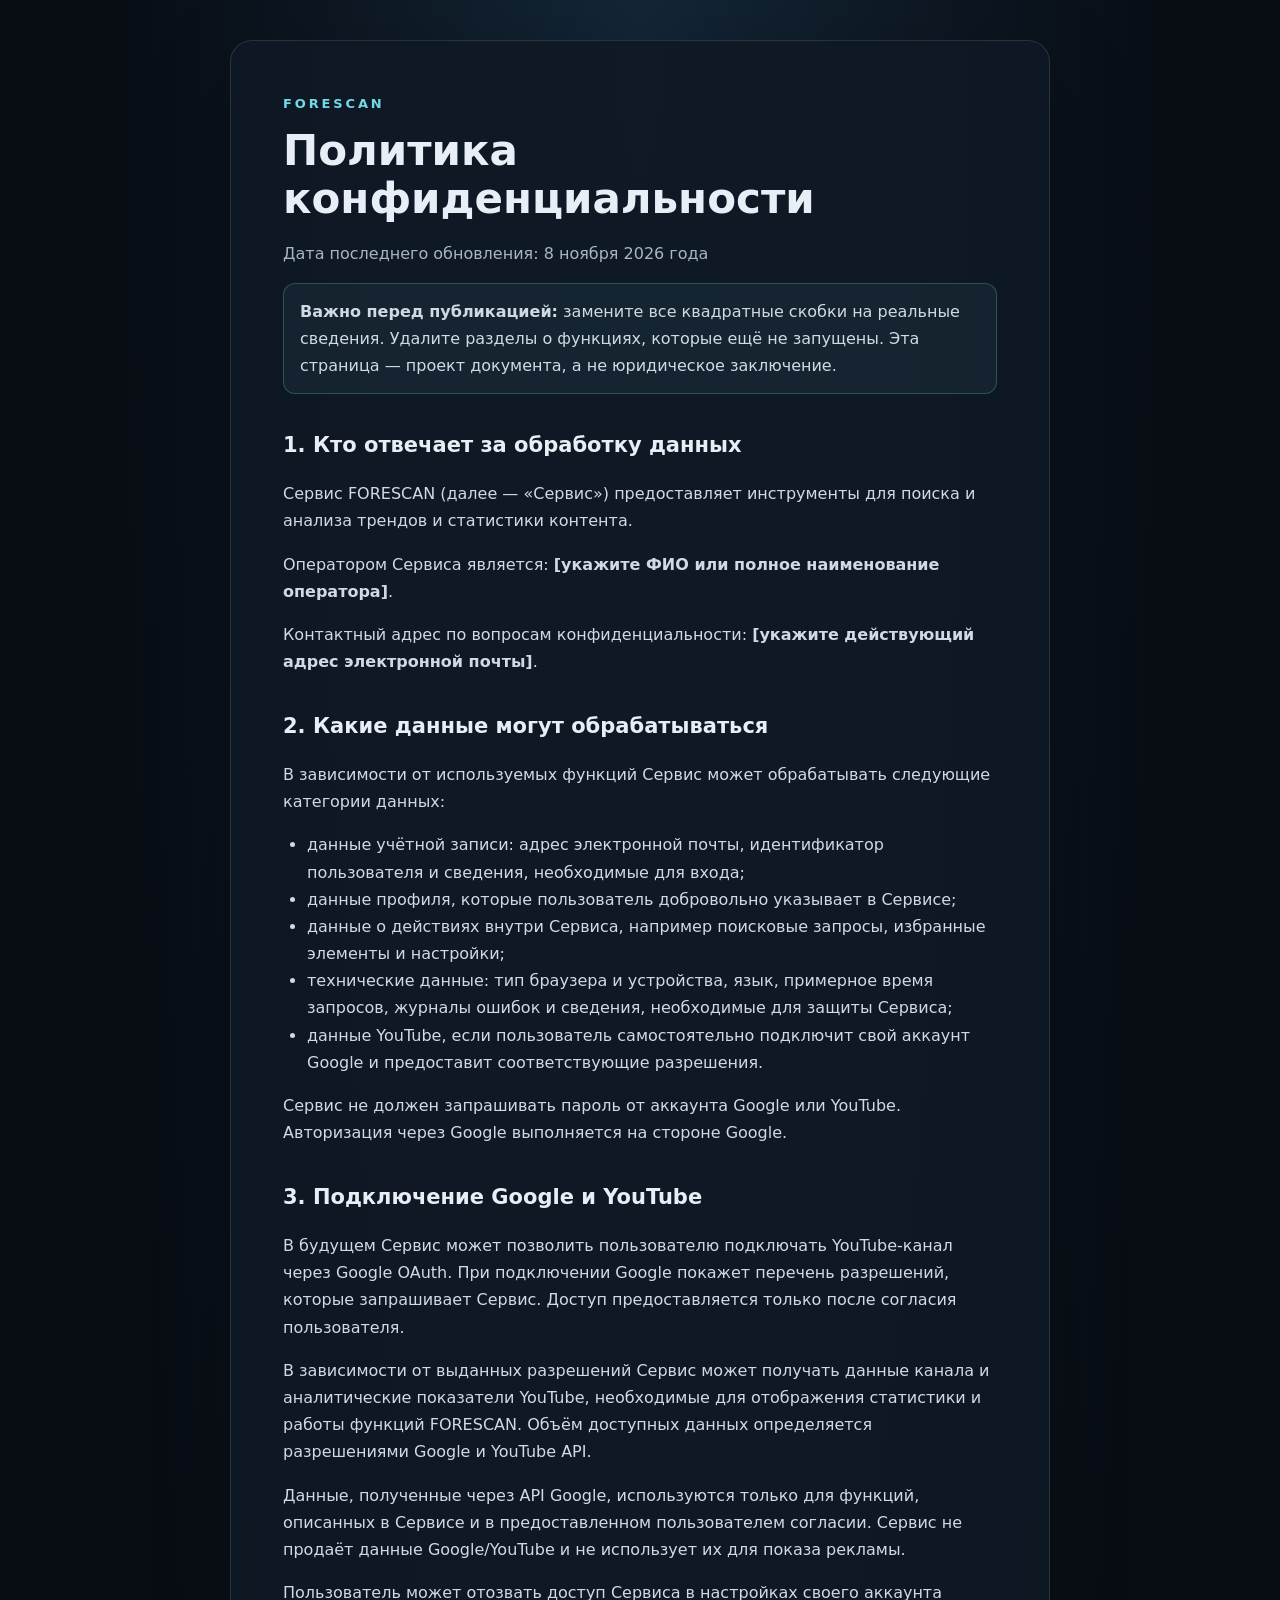
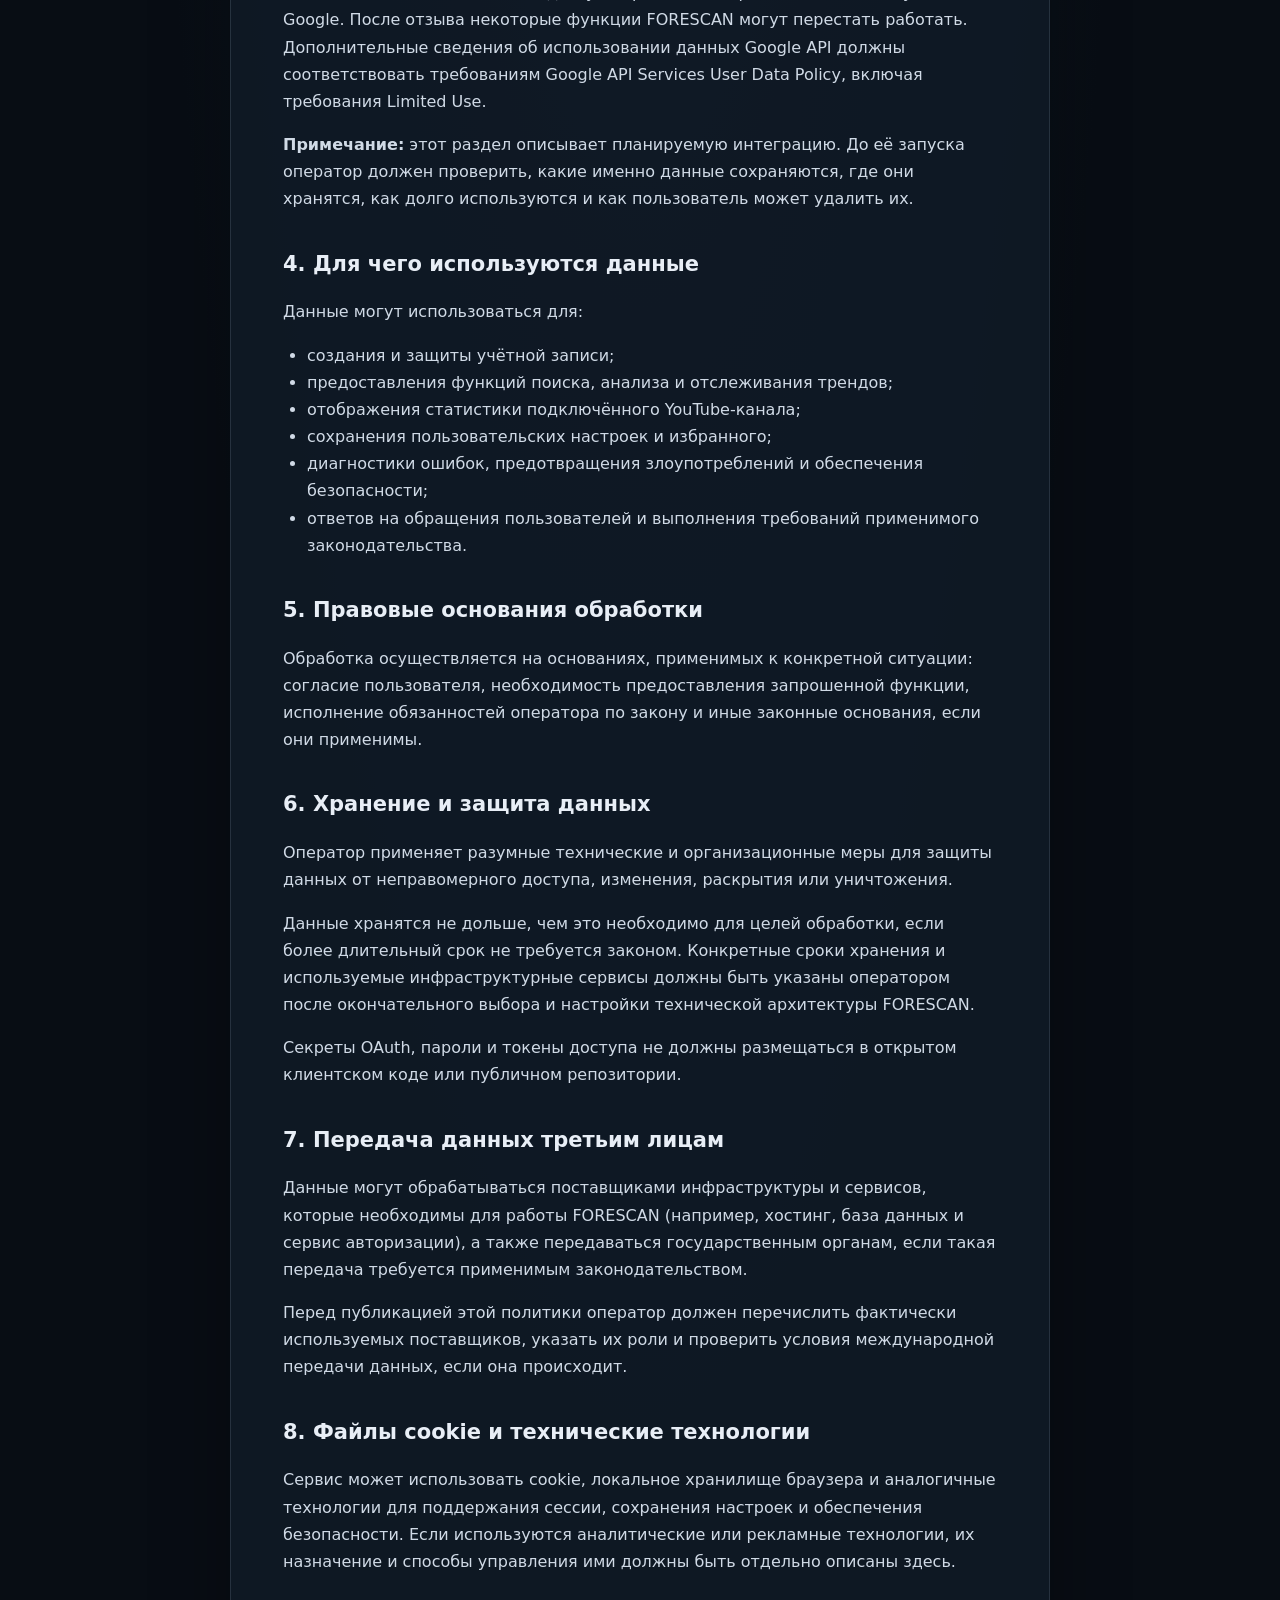
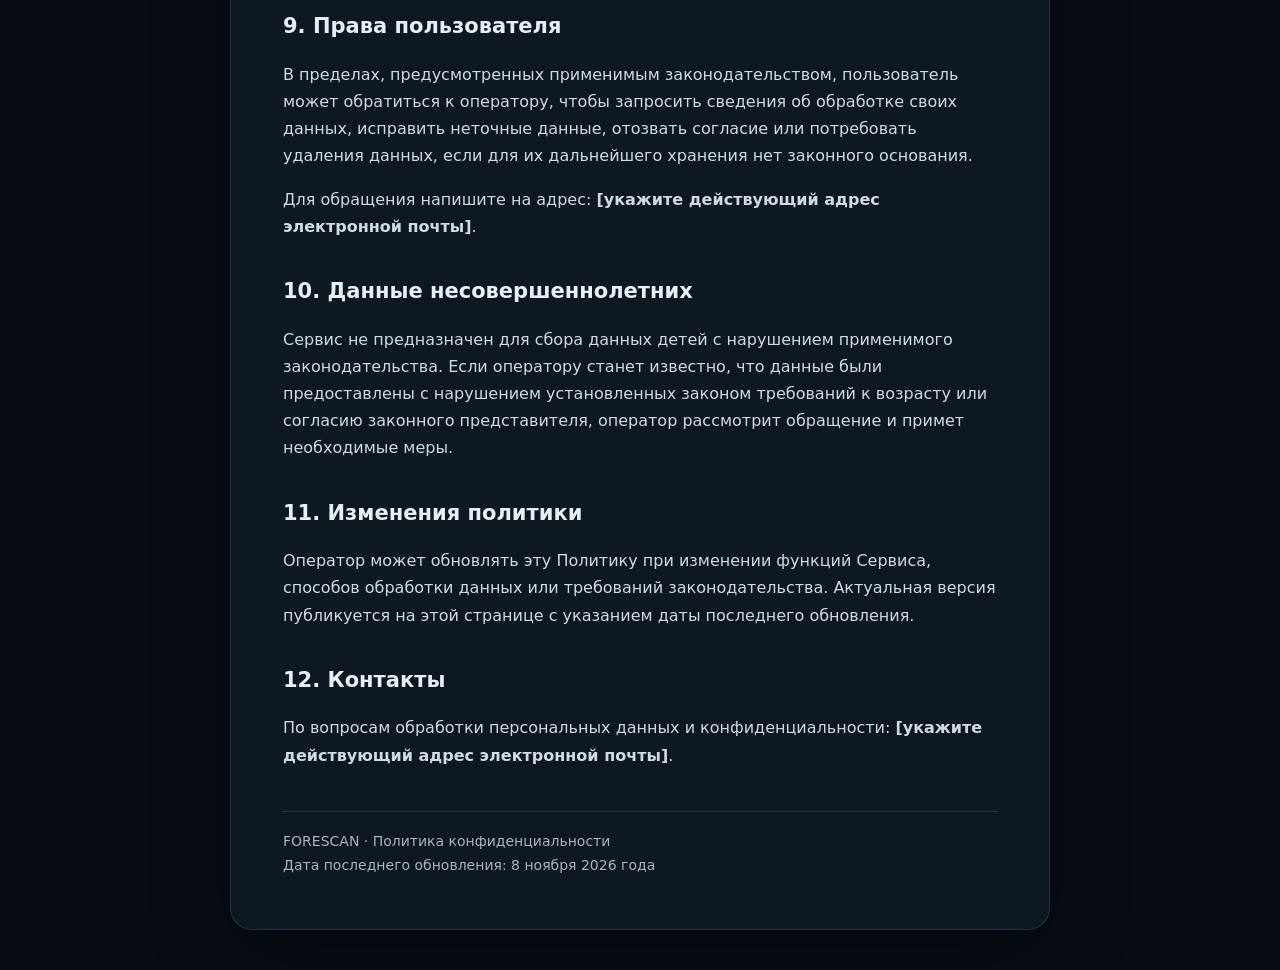
<file: privacy.html>
<!doctype html>
<html lang="ru">
<head>
  <meta charset="utf-8">
  <meta name="viewport" content="width=device-width, initial-scale=1">
  <meta name="description" content="Политика конфиденциальности сервиса FORESCAN.">
  <title>Политика конфиденциальности — FORESCAN</title>
  <style>
    :root {
      color-scheme: dark;
      --bg: #080d14;
      --panel: #101925;
      --text: #e8eef6;
      --muted: #a8b5c5;
      --accent: #72d9e8;
      --line: rgba(180, 205, 225, .14);
    }
    * { box-sizing: border-box; }
    body {
      margin: 0;
      padding: 40px 18px;
      background: radial-gradient(ellipse at 50% 0%, #142637 0, var(--bg) 58%);
      color: var(--text);
      font: 16px/1.7 system-ui, -apple-system, BlinkMacSystemFont, "Segoe UI", sans-serif;
    }
    main {
      width: min(820px, 100%);
      margin: 0 auto;
      padding: clamp(24px, 5vw, 52px);
      background: rgba(16, 25, 37, .92);
      border: 1px solid var(--line);
      border-radius: 22px;
      box-shadow: 0 24px 80px rgba(0,0,0,.28);
    }
    .brand {
      color: var(--accent);
      font-size: 13px;
      font-weight: 700;
      letter-spacing: .22em;
    }
    h1 { margin: 12px 0 8px; font-size: clamp(30px, 5vw, 42px); line-height: 1.15; }
    h2 { margin: 34px 0 10px; font-size: 21px; }
    p, li { color: #d0dae6; }
    .muted, .date { color: var(--muted); }
    a { color: var(--accent); }
    ul { padding-left: 24px; }
    .notice {
      padding: 14px 16px;
      border: 1px solid rgba(114,217,232,.25);
      border-radius: 12px;
      background: rgba(114,217,232,.06);
    }
    footer {
      margin-top: 42px;
      padding-top: 18px;
      border-top: 1px solid var(--line);
      color: var(--muted);
      font-size: 14px;
    }
  </style>
</head>
<body>
<main>
  <div class="brand">FORESCAN</div>
  <h1>Политика конфиденциальности</h1>
  <p class="date">Дата последнего обновления: 8 ноября 2026 года</p>

  <p class="notice"><strong>Важно перед публикацией:</strong> замените все квадратные скобки на реальные сведения. Удалите разделы о функциях, которые ещё не запущены. Эта страница — проект документа, а не юридическое заключение.</p>

  <h2>1. Кто отвечает за обработку данных</h2>
  <p>Сервис FORESCAN (далее — «Сервис») предоставляет инструменты для поиска и анализа трендов и статистики контента.</p>
  <p>Оператором Сервиса является: <strong>[укажите ФИО или полное наименование оператора]</strong>.</p>
  <p>Контактный адрес по вопросам конфиденциальности: <strong>[укажите действующий адрес электронной почты]</strong>.</p>

  <h2>2. Какие данные могут обрабатываться</h2>
  <p>В зависимости от используемых функций Сервис может обрабатывать следующие категории данных:</p>
  <ul>
    <li>данные учётной записи: адрес электронной почты, идентификатор пользователя и сведения, необходимые для входа;</li>
    <li>данные профиля, которые пользователь добровольно указывает в Сервисе;</li>
    <li>данные о действиях внутри Сервиса, например поисковые запросы, избранные элементы и настройки;</li>
    <li>технические данные: тип браузера и устройства, язык, примерное время запросов, журналы ошибок и сведения, необходимые для защиты Сервиса;</li>
    <li>данные YouTube, если пользователь самостоятельно подключит свой аккаунт Google и предоставит соответствующие разрешения.</li>
  </ul>
  <p>Сервис не должен запрашивать пароль от аккаунта Google или YouTube. Авторизация через Google выполняется на стороне Google.</p>

  <h2>3. Подключение Google и YouTube</h2>
  <p>В будущем Сервис может позволить пользователю подключать YouTube-канал через Google OAuth. При подключении Google покажет перечень разрешений, которые запрашивает Сервис. Доступ предоставляется только после согласия пользователя.</p>
  <p>В зависимости от выданных разрешений Сервис может получать данные канала и аналитические показатели YouTube, необходимые для отображения статистики и работы функций FORESCAN. Объём доступных данных определяется разрешениями Google и YouTube API.</p>
  <p>Данные, полученные через API Google, используются только для функций, описанных в Сервисе и в предоставленном пользователем согласии. Сервис не продаёт данные Google/YouTube и не использует их для показа рекламы.</p>
  <p>Пользователь может отозвать доступ Сервиса в настройках своего аккаунта Google. После отзыва некоторые функции FORESCAN могут перестать работать. Дополнительные сведения об использовании данных Google API должны соответствовать требованиям Google API Services User Data Policy, включая требования Limited Use.</p>
  <p><strong>Примечание:</strong> этот раздел описывает планируемую интеграцию. До её запуска оператор должен проверить, какие именно данные сохраняются, где они хранятся, как долго используются и как пользователь может удалить их.</p>

  <h2>4. Для чего используются данные</h2>
  <p>Данные могут использоваться для:</p>
  <ul>
    <li>создания и защиты учётной записи;</li>
    <li>предоставления функций поиска, анализа и отслеживания трендов;</li>
    <li>отображения статистики подключённого YouTube-канала;</li>
    <li>сохранения пользовательских настроек и избранного;</li>
    <li>диагностики ошибок, предотвращения злоупотреблений и обеспечения безопасности;</li>
    <li>ответов на обращения пользователей и выполнения требований применимого законодательства.</li>
  </ul>

  <h2>5. Правовые основания обработки</h2>
  <p>Обработка осуществляется на основаниях, применимых к конкретной ситуации: согласие пользователя, необходимость предоставления запрошенной функции, исполнение обязанностей оператора по закону и иные законные основания, если они применимы.</p>

  <h2>6. Хранение и защита данных</h2>
  <p>Оператор применяет разумные технические и организационные меры для защиты данных от неправомерного доступа, изменения, раскрытия или уничтожения.</p>
  <p>Данные хранятся не дольше, чем это необходимо для целей обработки, если более длительный срок не требуется законом. Конкретные сроки хранения и используемые инфраструктурные сервисы должны быть указаны оператором после окончательного выбора и настройки технической архитектуры FORESCAN.</p>
  <p>Секреты OAuth, пароли и токены доступа не должны размещаться в открытом клиентском коде или публичном репозитории.</p>

  <h2>7. Передача данных третьим лицам</h2>
  <p>Данные могут обрабатываться поставщиками инфраструктуры и сервисов, которые необходимы для работы FORESCAN (например, хостинг, база данных и сервис авторизации), а также передаваться государственным органам, если такая передача требуется применимым законодательством.</p>
  <p>Перед публикацией этой политики оператор должен перечислить фактически используемых поставщиков, указать их роли и проверить условия международной передачи данных, если она происходит.</p>

  <h2>8. Файлы cookie и технические технологии</h2>
  <p>Сервис может использовать cookie, локальное хранилище браузера и аналогичные технологии для поддержания сессии, сохранения настроек и обеспечения безопасности. Если используются аналитические или рекламные технологии, их назначение и способы управления ими должны быть отдельно описаны здесь.</p>

  <h2>9. Права пользователя</h2>
  <p>В пределах, предусмотренных применимым законодательством, пользователь может обратиться к оператору, чтобы запросить сведения об обработке своих данных, исправить неточные данные, отозвать согласие или потребовать удаления данных, если для их дальнейшего хранения нет законного основания.</p>
  <p>Для обращения напишите на адрес: <strong>[укажите действующий адрес электронной почты]</strong>.</p>

  <h2>10. Данные несовершеннолетних</h2>
  <p>Сервис не предназначен для сбора данных детей с нарушением применимого законодательства. Если оператору станет известно, что данные были предоставлены с нарушением установленных законом требований к возрасту или согласию законного представителя, оператор рассмотрит обращение и примет необходимые меры.</p>

  <h2>11. Изменения политики</h2>
  <p>Оператор может обновлять эту Политику при изменении функций Сервиса, способов обработки данных или требований законодательства. Актуальная версия публикуется на этой странице с указанием даты последнего обновления.</p>

  <h2>12. Контакты</h2>
  <p>По вопросам обработки персональных данных и конфиденциальности: <strong>[укажите действующий адрес электронной почты]</strong>.</p>

  <footer>
    FORESCAN · Политика конфиденциальности<br>
    Дата последнего обновления: 8 ноября 2026 года
  </footer>
</main>
</body>
</html>
</file>
